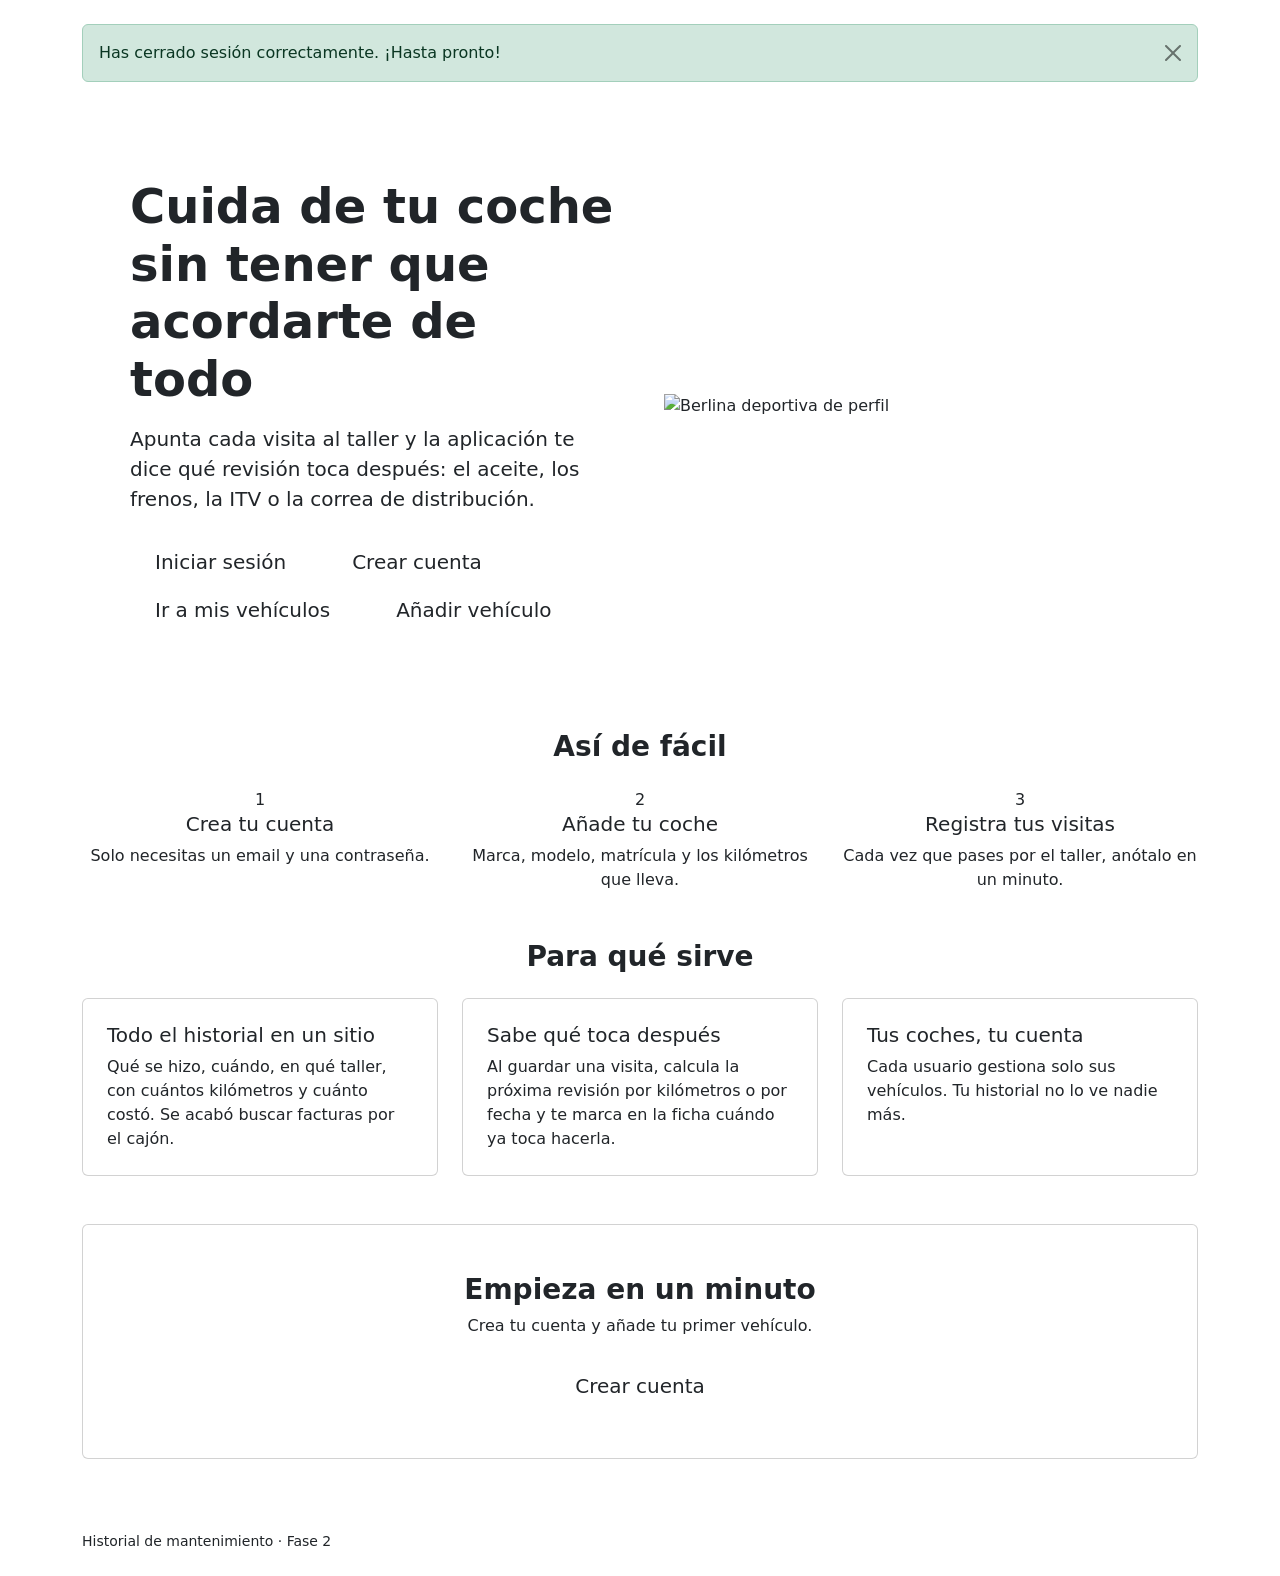
<file: src/main/resources/templates/index.html>
<!DOCTYPE html>
<html lang="es" xmlns:th="http://www.thymeleaf.org">
<head>
    <meta charset="UTF-8">
    <meta name="viewport" content="width=device-width, initial-scale=1">
    <title>Historial de mantenimiento del coche</title>
    <link href="https://cdn.jsdelivr.net/npm/bootstrap@5.3.3/dist/css/bootstrap.min.css" rel="stylesheet">
</head>
<body>

<nav th:replace="~{fragments/header :: header('inicio')}"></nav>

<main th:with="usuario=${usuarioActual != null ? usuarioActual : session.SPRING_SECURITY_CONTEXT?.authentication?.principal}">

    <!-- Aviso tras cerrar sesión (llega con /?logout) -->
    <div class="container pt-4" th:if="${param.logout != null}">
        <div class="alert alert-success alert-dismissible fade show mb-0" role="alert">
            Has cerrado sesión correctamente. ¡Hasta pronto!
            <button type="button" class="btn-close" data-bs-dismiss="alert" aria-label="Cerrar"></button>
        </div>
    </div>

    <!-- Portada -->
    <section class="container py-5">
        <div class="hero-panel p-4 p-md-5">
            <div class="row align-items-center g-4 g-lg-5">

                <div class="col-lg-6">
                    <h1 class="display-5 fw-bold mb-3">Cuida de tu coche sin tener que acordarte de todo</h1>
                    <p class="lead text-suave mb-4">
                        Apunta cada visita al taller y la aplicación te dice qué revisión toca después:
                        el aceite, los frenos, la ITV o la correa de distribución.
                    </p>

                    <!-- Sin sesión: lo primero es entrar o crear cuenta -->
                    <div class="d-flex flex-wrap gap-3" th:if="${usuario == null}">
                        <a class="btn btn-cafe btn-lg px-4 rounded-pill" th:href="@{/login}">Iniciar sesión</a>
                        <a class="btn btn-cafe-borde btn-lg px-4 rounded-pill" th:href="@{/registro}">Crear cuenta</a>
                    </div>

                    <!-- Con sesión -->
                    <div class="d-flex flex-wrap gap-3" th:if="${usuario != null}">
                        <a class="btn btn-cafe btn-lg px-4 rounded-pill" th:href="@{/vehiculos}">Ir a mis vehículos</a>
                        <a class="btn btn-cafe-borde btn-lg px-4 rounded-pill" th:href="@{/vehiculos/nuevo}">Añadir vehículo</a>
                    </div>
                </div>

                <div class="col-lg-6">
                    <!-- Para usar tu propia imagen: guarda un PNG con fondo transparente
                         en static/img/ y cambia solo el nombre del archivo de esta línea -->
                    <img class="img-fluid d-block mx-auto" th:src="@{/img/coche.svg}"
                         alt="Berlina deportiva de perfil">
                </div>

            </div>
        </div>
    </section>

    <!-- Cómo funciona -->
    <section class="container pb-5">
        <h2 class="h3 fw-bold text-center mb-4">Así de fácil</h2>

        <div class="row g-4 text-center">
            <div class="col-md-4">
                <span class="paso-numero mb-3">1</span>
                <h3 class="h5">Crea tu cuenta</h3>
                <p class="text-suave mb-0">Solo necesitas un email y una contraseña.</p>
            </div>
            <div class="col-md-4">
                <span class="paso-numero mb-3">2</span>
                <h3 class="h5">Añade tu coche</h3>
                <p class="text-suave mb-0">Marca, modelo, matrícula y los kilómetros que lleva.</p>
            </div>
            <div class="col-md-4">
                <span class="paso-numero mb-3">3</span>
                <h3 class="h5">Registra tus visitas</h3>
                <p class="text-suave mb-0">Cada vez que pases por el taller, anótalo en un minuto.</p>
            </div>
        </div>
    </section>

    <!-- Para qué sirve -->
    <section class="container pb-5">
        <h2 class="h3 fw-bold text-center mb-4">Para qué sirve</h2>

        <div class="row g-4">
            <div class="col-md-4">
                <div class="card tarjeta-pastel fondo-amarillo h-100">
                    <div class="card-body p-4">
                        <h3 class="h5 card-title">Todo el historial en un sitio</h3>
                        <p class="card-text mb-0">
                            Qué se hizo, cuándo, en qué taller, con cuántos kilómetros y cuánto costó.
                            Se acabó buscar facturas por el cajón.
                        </p>
                    </div>
                </div>
            </div>

            <div class="col-md-4">
                <div class="card tarjeta-pastel fondo-arena h-100">
                    <div class="card-body p-4">
                        <h3 class="h5 card-title">Sabe qué toca después</h3>
                        <p class="card-text mb-0">
                            Al guardar una visita, calcula la próxima revisión por kilómetros o por fecha
                            y te marca en la ficha cuándo ya toca hacerla.
                        </p>
                    </div>
                </div>
            </div>

            <div class="col-md-4">
                <div class="card tarjeta-pastel fondo-tostado h-100">
                    <div class="card-body p-4">
                        <h3 class="h5 card-title">Tus coches, tu cuenta</h3>
                        <p class="card-text mb-0">
                            Cada usuario gestiona solo sus vehículos. Tu historial no lo ve nadie más.
                        </p>
                    </div>
                </div>
            </div>
        </div>
    </section>

    <!-- Cierre (solo si no hay sesión) -->
    <section class="container pb-5" th:if="${usuario == null}">
        <div class="card banda-final">
            <div class="card-body text-center py-5">
                <h2 class="h3 fw-bold mb-2">Empieza en un minuto</h2>
                <p class="text-suave mb-4">Crea tu cuenta y añade tu primer vehículo.</p>
                <a class="btn btn-cafe btn-lg px-4 rounded-pill" th:href="@{/registro}">Crear cuenta</a>
            </div>
        </div>
    </section>

</main>

<footer class="container py-4 text-suave small">
    Historial de mantenimiento &middot; Fase 2
</footer>

<script src="https://cdn.jsdelivr.net/npm/bootstrap@5.3.3/dist/js/bootstrap.bundle.min.js"></script>
</body>
</html>
</file>
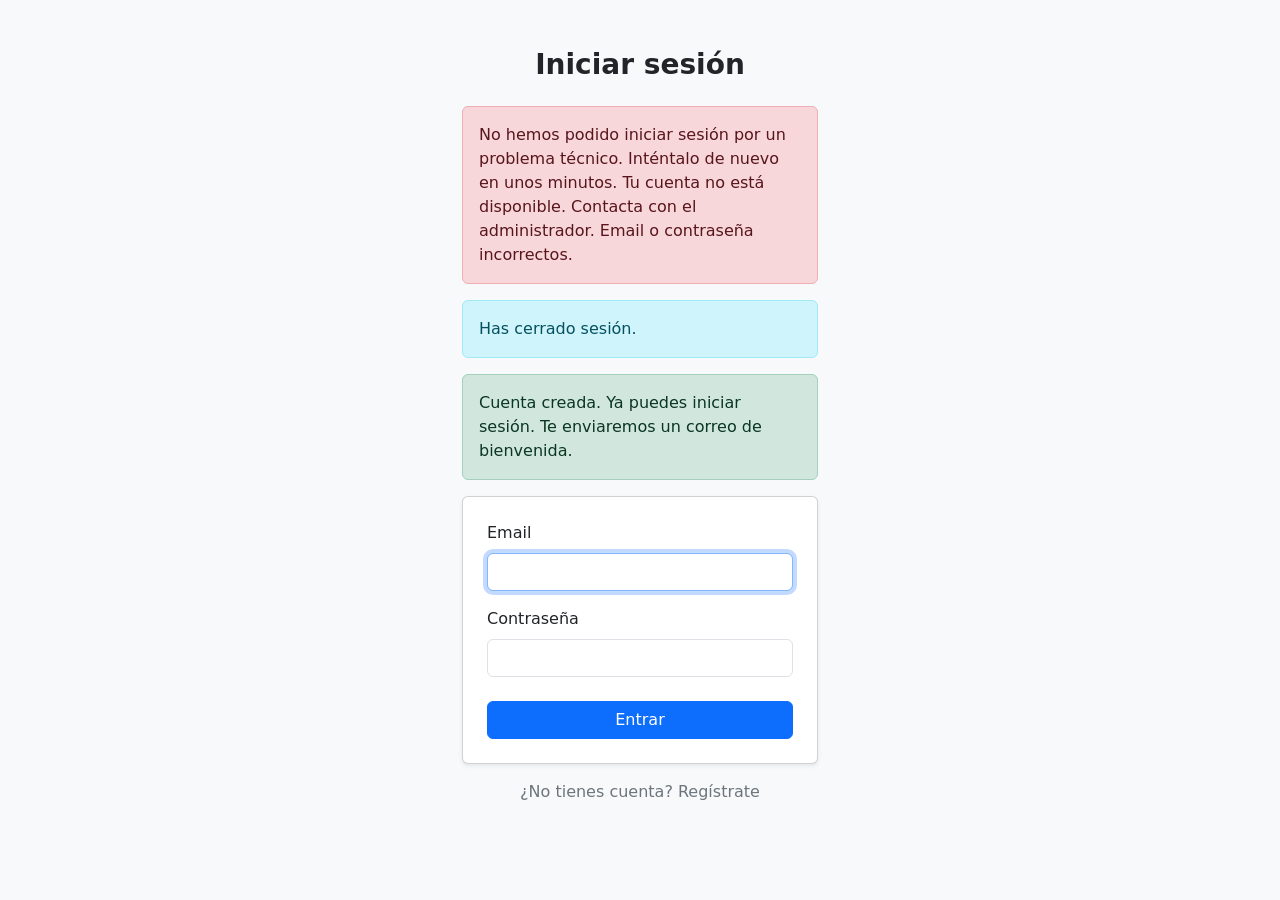
<file: src/main/resources/templates/auth/login.html>
<!DOCTYPE html>
<html lang="es" xmlns:th="http://www.thymeleaf.org">
<head>
    <meta charset="UTF-8">
    <meta name="viewport" content="width=device-width, initial-scale=1">
    <title>Iniciar sesión</title>
    <link href="https://cdn.jsdelivr.net/npm/bootstrap@5.3.3/dist/css/bootstrap.min.css" rel="stylesheet">
</head>
<body class="bg-body-tertiary">

<nav th:replace="~{fragments/header :: header('login')}"></nav>

<main class="container py-5">
    <div class="row justify-content-center">
        <div class="col-md-8 col-lg-5 col-xl-4">

            <h1 class="h3 fw-bold mb-4 text-center">Iniciar sesión</h1>

            <div class="alert alert-danger" role="alert" th:if="${param.error != null}">
                <th:block th:switch="${param.error[0]}">
                    <span th:case="'sistema'">No hemos podido iniciar sesión por un problema técnico. Inténtalo de nuevo en unos minutos.</span>
                    <span th:case="'cuenta'">Tu cuenta no está disponible. Contacta con el administrador.</span>
                    <span th:case="*">Email o contraseña incorrectos.</span>
                </th:block>
            </div>
            <div class="alert alert-info" role="alert" th:if="${param.logout}">
                Has cerrado sesión.
            </div>
            <div class="alert alert-success" role="alert" th:if="${registrado}">
                Cuenta creada. Ya puedes iniciar sesión.
                <span th:if="${correoBienvenida}">Te enviaremos un correo de bienvenida.</span>
            </div>

            <div class="card shadow-sm">
                <div class="card-body p-4">
                    <form th:action="@{/login}" method="post">

                        <div class="mb-3">
                            <label for="username" class="form-label">Email</label>
                            <input type="email" class="form-control" id="username" name="username"
                                   autocomplete="username" required autofocus>
                        </div>

                        <div class="mb-4">
                            <label for="password" class="form-label">Contraseña</label>
                            <input type="password" class="form-control" id="password" name="password"
                                   autocomplete="current-password" required>
                        </div>

                        <button type="submit" class="btn btn-primary w-100">Entrar</button>
                    </form>
                </div>
            </div>

            <p class="text-center text-secondary mt-3">
                ¿No tienes cuenta? <a th:href="@{/registro}">Regístrate</a>
            </p>

        </div>
    </div>
</main>

<script src="https://cdn.jsdelivr.net/npm/bootstrap@5.3.3/dist/js/bootstrap.bundle.min.js"></script>
</body>
</html>
</file>
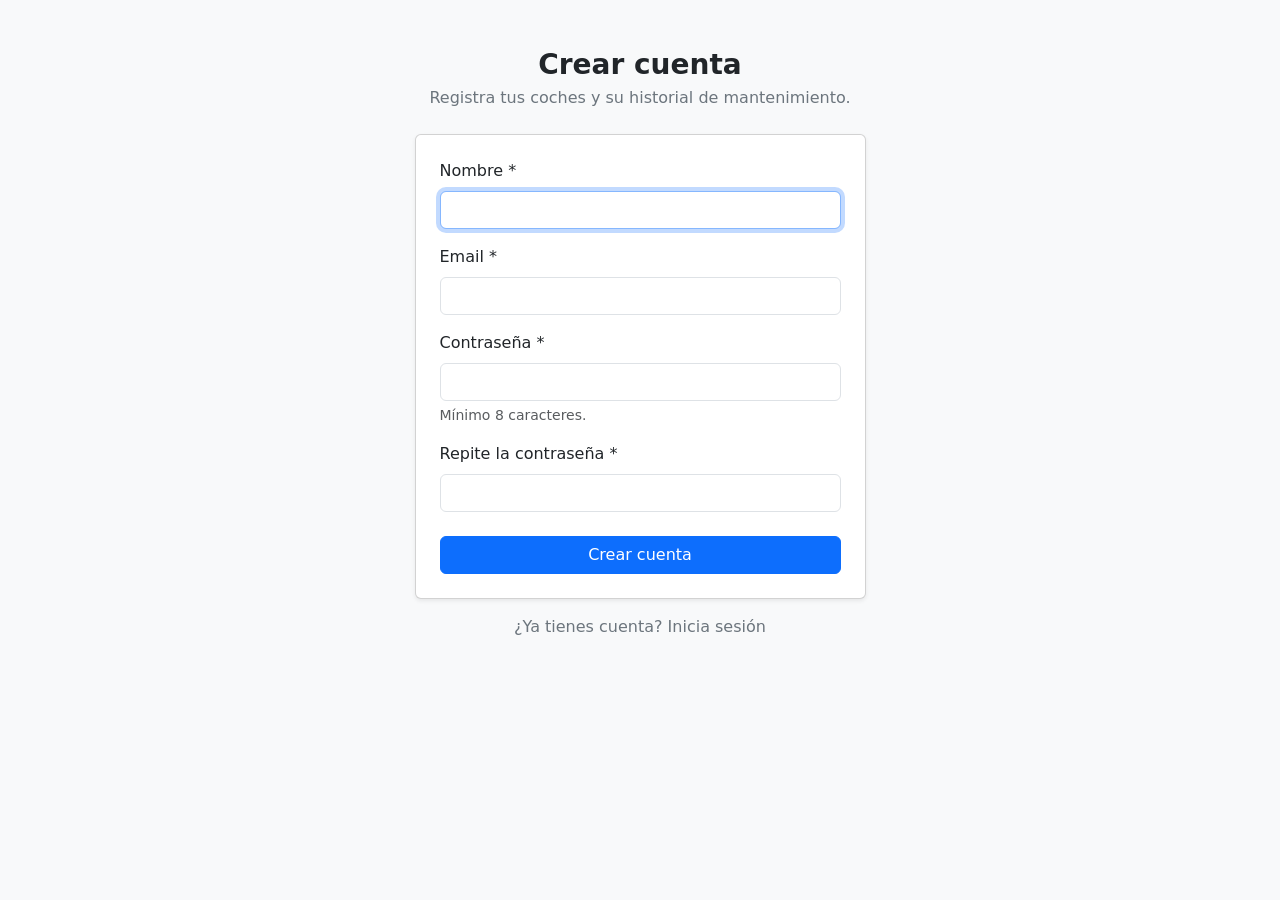
<file: src/main/resources/templates/auth/registro.html>
<!DOCTYPE html>
<html lang="es" xmlns:th="http://www.thymeleaf.org">
<head>
    <meta charset="UTF-8">
    <meta name="viewport" content="width=device-width, initial-scale=1">
    <title>Crear cuenta</title>
    <link href="https://cdn.jsdelivr.net/npm/bootstrap@5.3.3/dist/css/bootstrap.min.css" rel="stylesheet">
</head>
<body class="bg-body-tertiary">

<nav th:replace="~{fragments/header :: header('registro')}"></nav>

<main class="container py-5">
    <div class="row justify-content-center">
        <div class="col-md-8 col-lg-6 col-xl-5">

            <h1 class="h3 fw-bold mb-1 text-center">Crear cuenta</h1>
            <p class="text-secondary text-center mb-4">Registra tus coches y su historial de mantenimiento.</p>

            <div class="card shadow-sm">
                <div class="card-body p-4">
                    <form th:action="@{/registro}" th:object="${registro}" method="post" novalidate>

                        <div class="mb-3">
                            <label for="nombre" class="form-label">Nombre *</label>
                            <input type="text" class="form-control" id="nombre" th:field="*{nombre}"
                                   th:classappend="${#fields.hasErrors('nombre')} ? 'is-invalid'"
                                   autocomplete="name" autofocus>
                            <div class="invalid-feedback" th:if="${#fields.hasErrors('nombre')}"
                                 th:errors="*{nombre}"></div>
                        </div>

                        <div class="mb-3">
                            <label for="email" class="form-label">Email *</label>
                            <input type="email" class="form-control" id="email" th:field="*{email}"
                                   th:classappend="${#fields.hasErrors('email')} ? 'is-invalid'"
                                   autocomplete="email">
                            <div class="invalid-feedback" th:if="${#fields.hasErrors('email')}"
                                 th:errors="*{email}"></div>
                        </div>

                        <div class="mb-3">
                            <label for="password" class="form-label">Contraseña *</label>
                            <input type="password" class="form-control" id="password" th:field="*{password}"
                                   th:classappend="${#fields.hasErrors('password')} ? 'is-invalid'"
                                   autocomplete="new-password">
                            <div class="form-text" th:unless="${#fields.hasErrors('password')}">Mínimo 8 caracteres.</div>
                            <div class="invalid-feedback" th:if="${#fields.hasErrors('password')}"
                                 th:errors="*{password}"></div>
                        </div>

                        <div class="mb-4">
                            <label for="confirmarPassword" class="form-label">Repite la contraseña *</label>
                            <input type="password" class="form-control" id="confirmarPassword" th:field="*{confirmarPassword}"
                                   th:classappend="${#fields.hasErrors('confirmarPassword')} ? 'is-invalid'"
                                   autocomplete="new-password">
                            <div class="invalid-feedback" th:if="${#fields.hasErrors('confirmarPassword')}"
                                 th:errors="*{confirmarPassword}"></div>
                        </div>

                        <button type="submit" class="btn btn-primary w-100">Crear cuenta</button>
                    </form>
                </div>
            </div>

            <p class="text-center text-secondary mt-3">
                ¿Ya tienes cuenta? <a th:href="@{/login}">Inicia sesión</a>
            </p>

        </div>
    </div>
</main>

<script src="https://cdn.jsdelivr.net/npm/bootstrap@5.3.3/dist/js/bootstrap.bundle.min.js"></script>
</body>
</html>
</file>
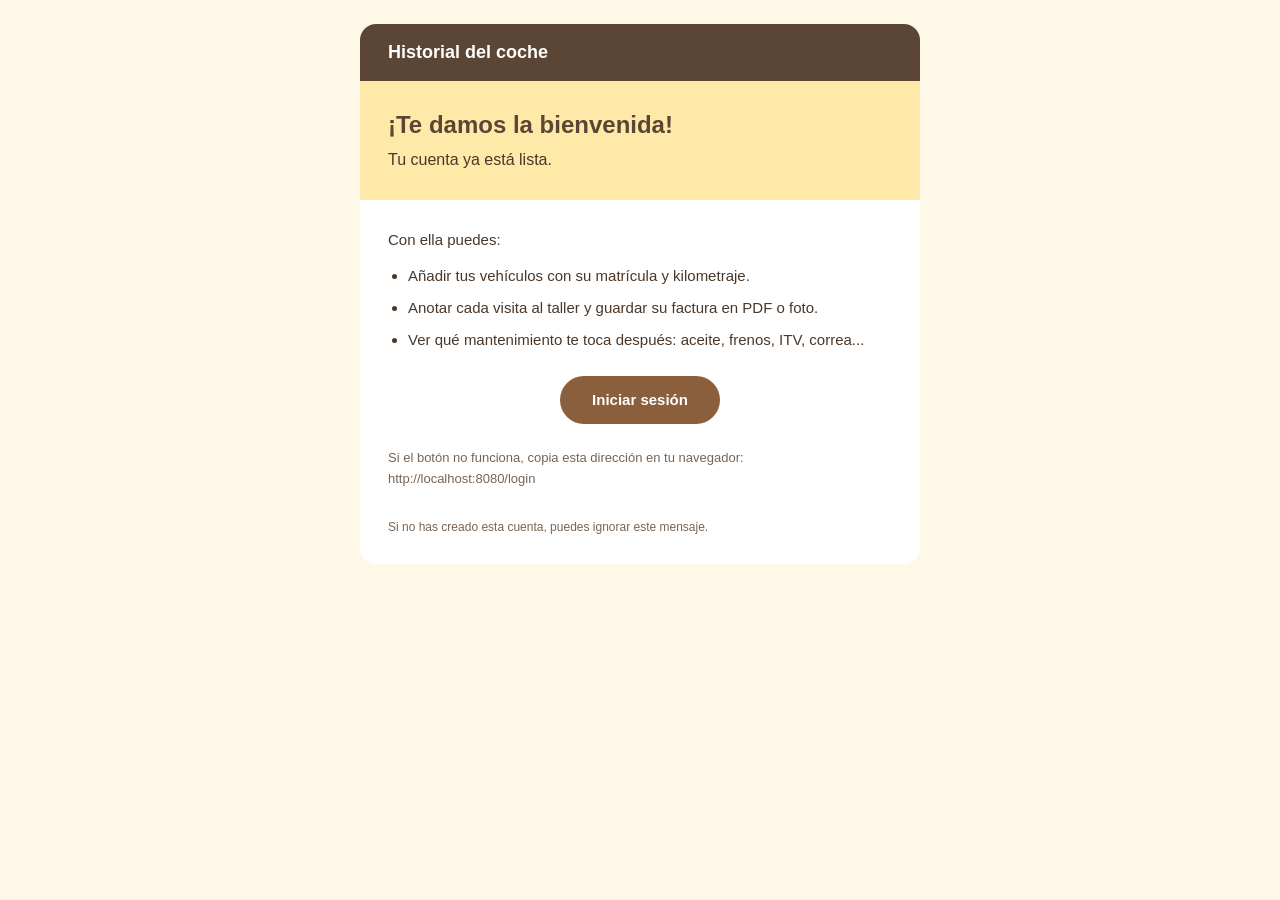
<file: src/main/resources/templates/email/bienvenida.html>
<!DOCTYPE html>
<html lang="es" xmlns:th="http://www.thymeleaf.org">
<head>
    <meta charset="UTF-8">
    <meta name="viewport" content="width=device-width, initial-scale=1">
    <title>Te damos la bienvenida a Historial del coche</title>
</head>
<!--/*
    Correo de bienvenida. Lo procesa EmailService (no es una página de la web).
    Variables: nombre, urlLogin.
    Los estilos van en línea (style="...") porque la mayoría de clientes de correo ignoran las hojas de estilo.
*/-->
<body style="margin:0;padding:0;background-color:#fff8e7;font-family:Arial,Helvetica,sans-serif;color:#4a3728;">

<!--/* Texto de vista previa que algunos clientes muestran junto al asunto */-->
<div style="display:none;max-height:0;overflow:hidden;opacity:0;">
    Tu cuenta ya está lista. Estos son los primeros pasos.
</div>

<table role="presentation" width="100%" cellpadding="0" cellspacing="0" style="background-color:#fff8e7;padding:24px 12px;">
    <tr>
        <td align="center">
            <table role="presentation" width="100%" cellpadding="0" cellspacing="0"
                   style="max-width:560px;background-color:#ffffff;border-radius:16px;overflow:hidden;">

                <tr>
                    <td style="background-color:#5b4636;padding:18px 28px;color:#ffffff;font-size:18px;font-weight:bold;">
                        Historial del coche
                    </td>
                </tr>

                <tr>
                    <td style="background-color:#ffe9a8;padding:28px;">
                        <h1 style="margin:0 0 8px 0;font-size:24px;line-height:1.3;color:#5b4636;"
                            th:text="'¡Te damos la bienvenida, ' + ${nombre} + '!'">¡Te damos la bienvenida!</h1>
                        <p style="margin:0;font-size:16px;line-height:1.5;color:#4a3728;">
                            Tu cuenta ya está lista.
                        </p>
                    </td>
                </tr>

                <tr>
                    <td style="padding:28px;font-size:15px;line-height:1.6;">
                        <p style="margin:0 0 12px 0;">Con ella puedes:</p>
                        <ul style="margin:0 0 24px 0;padding-left:20px;">
                            <li style="margin-bottom:8px;">Añadir tus vehículos con su matrícula y kilometraje.</li>
                            <li style="margin-bottom:8px;">Anotar cada visita al taller y guardar su factura en PDF o foto.</li>
                            <li>Ver qué mantenimiento te toca después: aceite, frenos, ITV, correa...</li>
                        </ul>

                        <p style="margin:0 0 24px 0;text-align:center;">
                            <a th:href="${urlLogin}" href="#"
                               style="display:inline-block;background-color:#8b5e3c;color:#ffffff;text-decoration:none;font-weight:bold;padding:12px 32px;border-radius:999px;">
                                Iniciar sesión
                            </a>
                        </p>

                        <p style="margin:0;font-size:13px;color:#7a6350;">
                            Si el botón no funciona, copia esta dirección en tu navegador:<br>
                            <span th:text="${urlLogin}">http://localhost:8080/login</span>
                        </p>
                    </td>
                </tr>

                <tr>
                    <td style="padding:0 28px 28px 28px;font-size:12px;line-height:1.5;color:#7a6350;">
                        Si no has creado esta cuenta, puedes ignorar este mensaje.
                    </td>
                </tr>

            </table>
        </td>
    </tr>
</table>

</body>
</html>
</file>
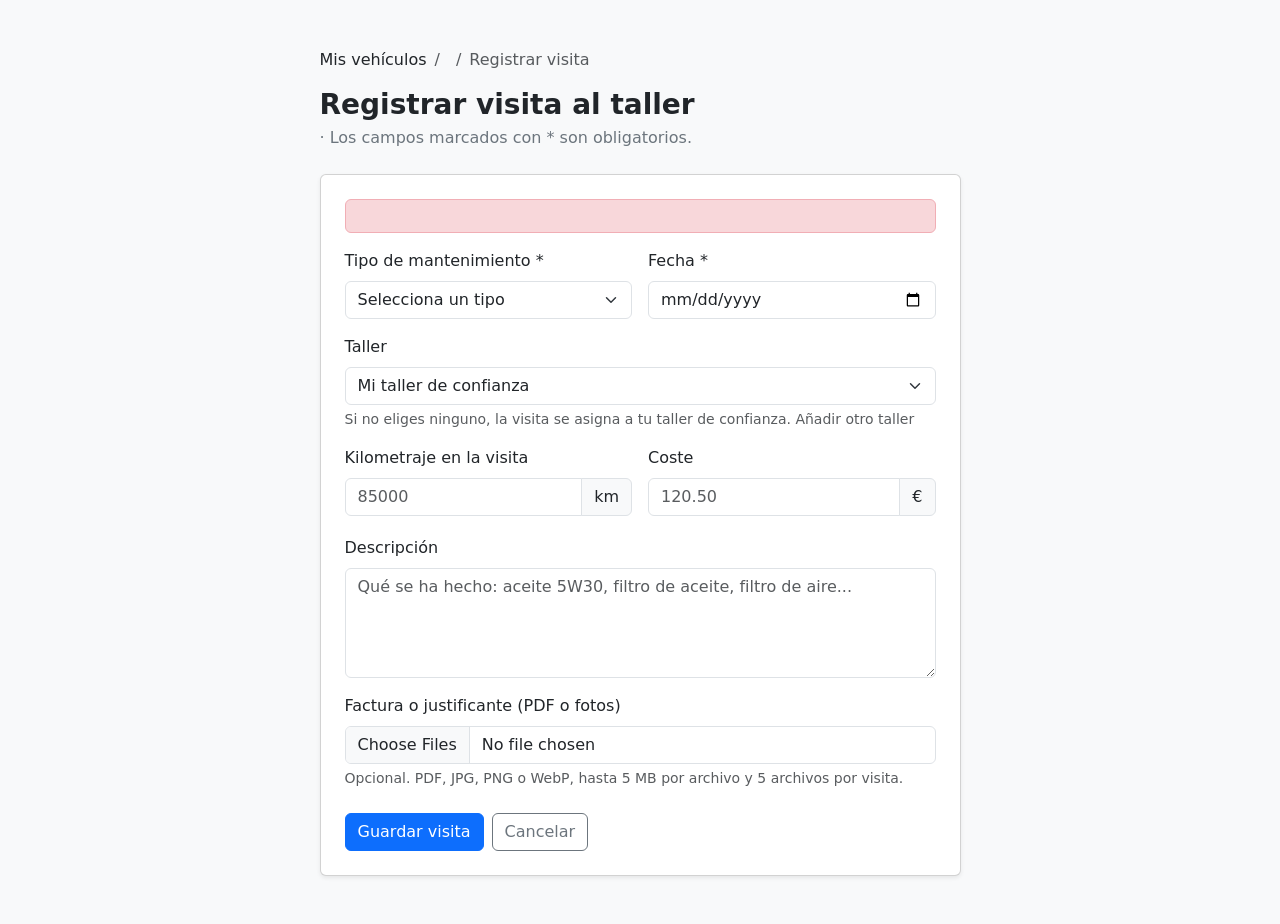
<file: src/main/resources/templates/intervenciones/formulario.html>
<!DOCTYPE html>
<html lang="es" xmlns:th="http://www.thymeleaf.org">
<head>
    <meta charset="UTF-8">
    <meta name="viewport" content="width=device-width, initial-scale=1">
    <title>Registrar visita al taller</title>
    <link href="https://cdn.jsdelivr.net/npm/bootstrap@5.3.3/dist/css/bootstrap.min.css" rel="stylesheet">
</head>
<body class="bg-body-tertiary">

<nav th:replace="~{fragments/header :: header('vehiculos')}"></nav>

<main class="container py-5">
    <div class="row justify-content-center">
        <div class="col-lg-8 col-xl-7">

            <nav aria-label="breadcrumb">
                <ol class="breadcrumb">
                    <li class="breadcrumb-item"><a th:href="@{/vehiculos}">Mis vehículos</a></li>
                    <li class="breadcrumb-item">
                        <a th:href="@{/vehiculos/{id}(id=${vehiculo.id})}" th:text="${vehiculo.matricula}"></a>
                    </li>
                    <li class="breadcrumb-item active" aria-current="page">Registrar visita</li>
                </ol>
            </nav>

            <h1 class="h3 fw-bold mb-1">Registrar visita al taller</h1>
            <p class="text-secondary mb-4">
                <span th:text="${vehiculo.marca} + ' ' + ${vehiculo.modelo} + ' (' + ${vehiculo.matricula} + ')'"></span>
                · Los campos marcados con * son obligatorios.
            </p>

            <div class="card shadow-sm">
                <div class="card-body p-4">

                    <form th:action="@{/vehiculos/{id}/intervenciones(id=${vehiculo.id})}"
                          th:object="${intervencionForm}" method="post" enctype="multipart/form-data" novalidate>

                        <!-- Errores generales, por ejemplo de los archivos adjuntos -->
                        <div class="alert alert-danger" role="alert" th:if="${#fields.hasGlobalErrors()}">
                            <div th:each="err : ${#fields.globalErrors()}" th:text="${err}"></div>
                        </div>

                        <div class="row g-3">

                            <div class="col-md-6">
                                <label for="tipo" class="form-label">Tipo de mantenimiento *</label>
                                <select class="form-select" id="tipo" th:field="*{tipo}"
                                        th:classappend="${#fields.hasErrors('tipo')} ? 'is-invalid'">
                                    <option value="">Selecciona un tipo</option>
                                    <option th:each="t : ${tipos}" th:value="${t}"
                                            th:text="${#strings.capitalize(#strings.toLowerCase(#strings.replace(t, '_', ' ')))}"></option>
                                </select>
                                <div class="invalid-feedback" th:if="${#fields.hasErrors('tipo')}"
                                     th:errors="*{tipo}"></div>
                            </div>

                            <div class="col-md-6">
                                <label for="fecha" class="form-label">Fecha *</label>
                                <input type="date" class="form-control" id="fecha" th:field="*{fecha}"
                                       th:max="${#temporals.format(#temporals.createToday(), 'yyyy-MM-dd')}"
                                       th:classappend="${#fields.hasErrors('fecha')} ? 'is-invalid'">
                                <div class="invalid-feedback" th:if="${#fields.hasErrors('fecha')}"
                                     th:errors="*{fecha}"></div>
                            </div>

                            <div class="col-12">
                                <label for="tallerId" class="form-label">Taller</label>
                                <select class="form-select" id="tallerId" th:field="*{tallerId}">
                                    <!-- Sin elegir taller se usa el de confianza (variable de sesión) -->
                                    <option value=""
                                            th:text="${session.tallerConfianzaNombre != null} ? 'Mi taller de confianza (' + ${session.tallerConfianzaNombre} + ')' : 'Mi taller de confianza'">
                                        Mi taller de confianza
                                    </option>
                                    <option th:each="t : ${talleres}" th:value="${t.id}"
                                            th:text="${t.confianza} ? ${t.nombre} + ' ★' : ${t.nombre}"></option>
                                </select>
                                <div class="form-text">
                                    Si no eliges ninguno, la visita se asigna a tu taller de confianza.
                                    <a th:href="@{/talleres/nuevo}">Añadir otro taller</a>
                                </div>
                            </div>

                            <div class="col-md-6">
                                <label for="kilometraje" class="form-label">Kilometraje en la visita</label>
                                <div class="input-group has-validation">
                                    <input type="number" min="0" class="form-control" id="kilometraje"
                                           th:field="*{kilometraje}"
                                           th:classappend="${#fields.hasErrors('kilometraje')} ? 'is-invalid'"
                                           placeholder="85000">
                                    <span class="input-group-text">km</span>
                                    <div class="invalid-feedback" th:if="${#fields.hasErrors('kilometraje')}"
                                         th:errors="*{kilometraje}"></div>
                                </div>
                                <div class="form-text" th:if="${vehiculo.kilometrajeActual != null}"
                                     th:text="'Ahora mismo: ' + ${#numbers.formatInteger(vehiculo.kilometrajeActual, 1, 'POINT')} + ' km'"></div>
                            </div>

                            <div class="col-md-6">
                                <label for="coste" class="form-label">Coste</label>
                                <div class="input-group has-validation">
                                    <input type="number" min="0" step="0.01" class="form-control" id="coste"
                                           th:field="*{coste}"
                                           th:classappend="${#fields.hasErrors('coste')} ? 'is-invalid'"
                                           placeholder="120.50">
                                    <span class="input-group-text">€</span>
                                    <div class="invalid-feedback" th:if="${#fields.hasErrors('coste')}"
                                         th:errors="*{coste}"></div>
                                </div>
                            </div>

                            <div class="col-12">
                                <label for="descripcion" class="form-label">Descripción</label>
                                <textarea class="form-control" id="descripcion" rows="4" maxlength="1000"
                                          th:field="*{descripcion}"
                                          th:classappend="${#fields.hasErrors('descripcion')} ? 'is-invalid'"
                                          placeholder="Qué se ha hecho: aceite 5W30, filtro de aceite, filtro de aire..."></textarea>
                                <div class="invalid-feedback" th:if="${#fields.hasErrors('descripcion')}"
                                     th:errors="*{descripcion}"></div>
                            </div>

                            <div class="col-12">
                                <label for="archivos" class="form-label">Factura o justificante (PDF o fotos)</label>
                                <input type="file" class="form-control" id="archivos" name="archivos" multiple
                                       accept="application/pdf,image/jpeg,image/png,image/webp"
                                       data-max-mb="5" data-max-archivos="5">
                                <div class="form-text">
                                    Opcional. PDF, JPG, PNG o WebP, hasta 5 MB por archivo y 5 archivos por visita.
                                </div>
                            </div>

                        </div>

                        <div class="d-flex gap-2 mt-4">
                            <button type="submit" class="btn btn-primary">Guardar visita</button>
                            <a class="btn btn-outline-secondary"
                               th:href="@{/vehiculos/{id}(id=${vehiculo.id})}">Cancelar</a>
                        </div>

                    </form>
                </div>
            </div>

        </div>
    </div>
</main>

<script src="https://cdn.jsdelivr.net/npm/bootstrap@5.3.3/dist/js/bootstrap.bundle.min.js"></script>
</body>
</html>
</file>
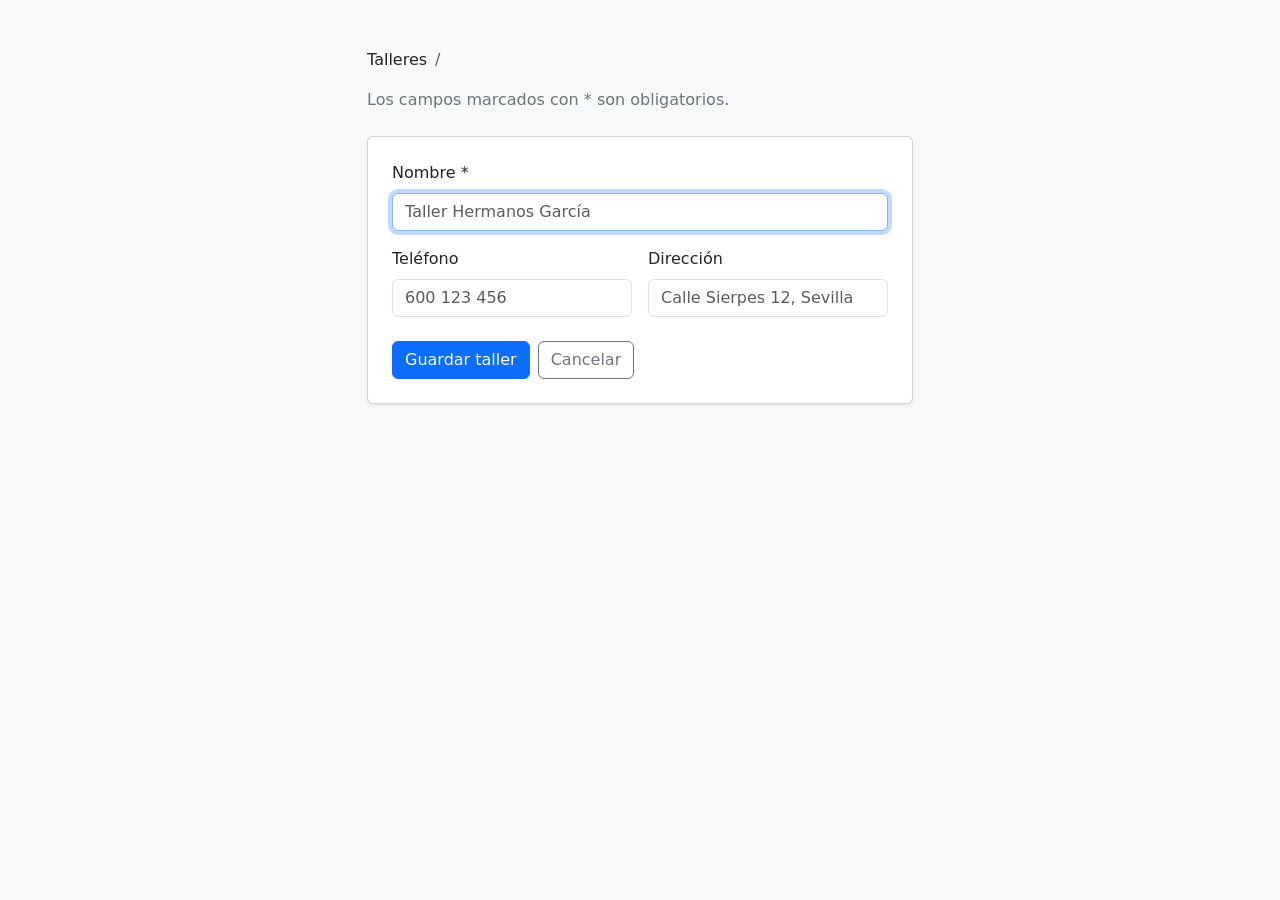
<file: src/main/resources/templates/talleres/formulario.html>
<!DOCTYPE html>
<html lang="es" xmlns:th="http://www.thymeleaf.org">
<head>
    <meta charset="UTF-8">
    <meta name="viewport" content="width=device-width, initial-scale=1">
    <title th:text="${taller.id == null} ? 'Añadir taller' : 'Editar taller'">Taller</title>
    <link href="https://cdn.jsdelivr.net/npm/bootstrap@5.3.3/dist/css/bootstrap.min.css" rel="stylesheet">
</head>
<body class="bg-body-tertiary">

<nav th:replace="~{fragments/header :: header('talleres')}"></nav>

<main class="container py-5">
    <div class="row justify-content-center">
        <div class="col-lg-7 col-xl-6">

            <nav aria-label="breadcrumb">
                <ol class="breadcrumb">
                    <li class="breadcrumb-item"><a th:href="@{/talleres}">Talleres</a></li>
                    <li class="breadcrumb-item active" aria-current="page"
                        th:text="${taller.id == null} ? 'Nuevo' : 'Editar'"></li>
                </ol>
            </nav>

            <h1 class="h3 fw-bold mb-1" th:text="${taller.id == null} ? 'Añadir taller' : 'Editar taller'"></h1>
            <p class="text-secondary mb-4">Los campos marcados con * son obligatorios.</p>

            <div class="card shadow-sm">
                <div class="card-body p-4">

                    <form th:action="@{/talleres}" th:object="${taller}" method="post" novalidate>

                        <!-- Con id se actualiza el taller; sin id se crea uno nuevo -->
                        <input type="hidden" th:field="*{id}">

                        <div class="row g-3">

                            <div class="col-12">
                                <label for="nombre" class="form-label">Nombre *</label>
                                <input type="text" class="form-control" id="nombre" th:field="*{nombre}"
                                       th:classappend="${#fields.hasErrors('nombre')} ? 'is-invalid'"
                                       placeholder="Taller Hermanos García" autofocus>
                                <div class="invalid-feedback" th:if="${#fields.hasErrors('nombre')}"
                                     th:errors="*{nombre}"></div>
                            </div>

                            <div class="col-md-6">
                                <label for="telefono" class="form-label">Teléfono</label>
                                <input type="tel" class="form-control" id="telefono" th:field="*{telefono}"
                                       th:classappend="${#fields.hasErrors('telefono')} ? 'is-invalid'"
                                       placeholder="600 123 456">
                                <div class="invalid-feedback" th:if="${#fields.hasErrors('telefono')}"
                                     th:errors="*{telefono}"></div>
                            </div>

                            <div class="col-md-6">
                                <label for="direccion" class="form-label">Dirección</label>
                                <input type="text" class="form-control" id="direccion" th:field="*{direccion}"
                                       th:classappend="${#fields.hasErrors('direccion')} ? 'is-invalid'"
                                       placeholder="Calle Sierpes 12, Sevilla">
                                <div class="invalid-feedback" th:if="${#fields.hasErrors('direccion')}"
                                     th:errors="*{direccion}"></div>
                            </div>

                        </div>

                        <div class="d-flex gap-2 mt-4">
                            <button type="submit" class="btn btn-primary">Guardar taller</button>
                            <a class="btn btn-outline-secondary" th:href="@{/talleres}">Cancelar</a>
                        </div>

                    </form>
                </div>
            </div>

        </div>
    </div>
</main>

<script src="https://cdn.jsdelivr.net/npm/bootstrap@5.3.3/dist/js/bootstrap.bundle.min.js"></script>
</body>
</html>
</file>
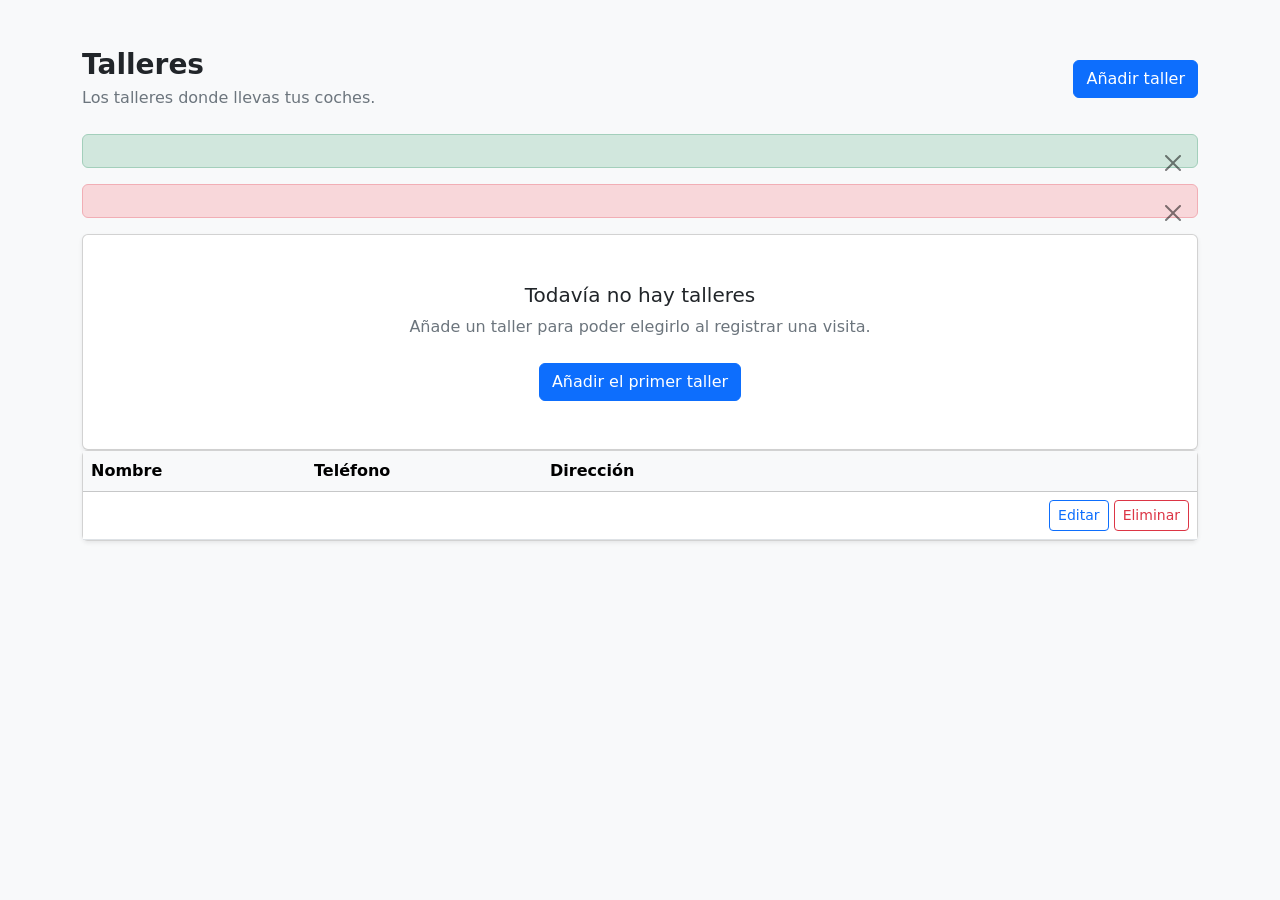
<file: src/main/resources/templates/talleres/lista.html>
<!DOCTYPE html>
<html lang="es" xmlns:th="http://www.thymeleaf.org">
<head>
    <meta charset="UTF-8">
    <meta name="viewport" content="width=device-width, initial-scale=1">
    <title>Talleres</title>
    <link href="https://cdn.jsdelivr.net/npm/bootstrap@5.3.3/dist/css/bootstrap.min.css" rel="stylesheet">
</head>
<body class="bg-body-tertiary">

<nav th:replace="~{fragments/header :: header('talleres')}"></nav>

<main class="container py-5">

    <div class="d-flex flex-wrap justify-content-between align-items-center gap-2 mb-4">
        <div>
            <h1 class="h3 fw-bold mb-1">Talleres</h1>
            <p class="text-secondary mb-0">Los talleres donde llevas tus coches.</p>
        </div>
        <a class="btn btn-primary" th:href="@{/talleres/nuevo}">Añadir taller</a>
    </div>

    <!-- Mensajes tras guardar o eliminar -->
    <div class="alert alert-success alert-dismissible fade show" role="alert" th:if="${mensaje}">
        <span th:text="${mensaje}"></span>
        <button type="button" class="btn-close" data-bs-dismiss="alert" aria-label="Cerrar"></button>
    </div>
    <div class="alert alert-danger alert-dismissible fade show" role="alert" th:if="${error}">
        <span th:text="${error}"></span>
        <button type="button" class="btn-close" data-bs-dismiss="alert" aria-label="Cerrar"></button>
    </div>

    <!-- Sin talleres -->
    <div class="card shadow-sm" th:if="${#lists.isEmpty(talleres)}">
        <div class="card-body text-center py-5">
            <h2 class="h5">Todavía no hay talleres</h2>
            <p class="text-secondary mb-4">
                Añade un taller para poder elegirlo al registrar una visita.
            </p>
            <a class="btn btn-primary" th:href="@{/talleres/nuevo}">Añadir el primer taller</a>
        </div>
    </div>

    <!-- Listado -->
    <div class="card shadow-sm" th:unless="${#lists.isEmpty(talleres)}">
        <div class="table-responsive">
            <table class="table table-hover align-middle mb-0">
                <thead class="table-light">
                <tr>
                    <th scope="col">Nombre</th>
                    <th scope="col">Teléfono</th>
                    <th scope="col">Dirección</th>
                    <th scope="col"><span class="visually-hidden">Acciones</span></th>
                </tr>
                </thead>
                <tbody>
                <tr th:each="t : ${talleres}">
                    <td class="fw-semibold" th:text="${t.nombre}"></td>
                    <td th:text="${t.telefono != null and !#strings.isEmpty(t.telefono)} ? ${t.telefono} : '—'"></td>
                    <td th:text="${t.direccion != null and !#strings.isEmpty(t.direccion)} ? ${t.direccion} : '—'"></td>
                    <td class="text-end text-nowrap">
                        <a class="btn btn-sm btn-outline-primary"
                           th:href="@{/talleres/{id}/editar(id=${t.id})}">Editar</a>
                        <form class="d-inline" method="post"
                              th:action="@{/talleres/{id}/eliminar(id=${t.id})}"
                              onsubmit="return confirm('¿Seguro que quieres eliminar este taller?');">
                            <button type="submit" class="btn btn-sm btn-outline-danger">Eliminar</button>
                        </form>
                    </td>
                </tr>
                </tbody>
            </table>
        </div>
    </div>

</main>

<script src="https://cdn.jsdelivr.net/npm/bootstrap@5.3.3/dist/js/bootstrap.bundle.min.js"></script>
</body>
</html>
</file>
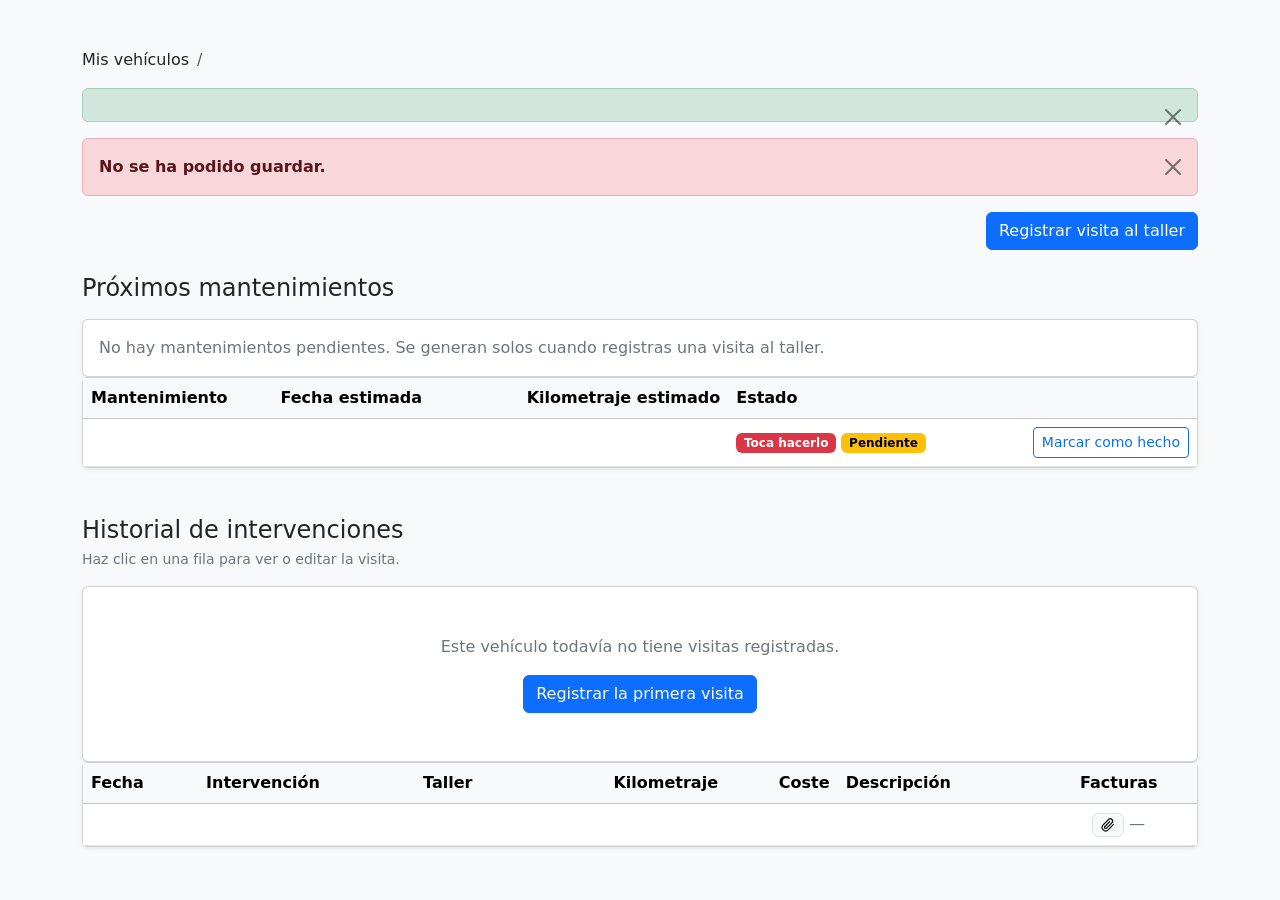
<file: src/main/resources/templates/vehiculos/ficha.html>
<!DOCTYPE html>
<html lang="es" xmlns:th="http://www.thymeleaf.org">
<head>
    <meta charset="UTF-8">
    <meta name="viewport" content="width=device-width, initial-scale=1">
    <title th:text="${vehiculo.marca} + ' ' + ${vehiculo.modelo}">Ficha del vehículo</title>
    <link href="https://cdn.jsdelivr.net/npm/bootstrap@5.3.3/dist/css/bootstrap.min.css" rel="stylesheet">
    <style>
        .fila-clic { cursor: pointer; }
        .fila-clic:focus-visible { outline: 2px solid var(--bs-primary); outline-offset: -2px; }
        /* En modo "ver" (fieldset deshabilitado) no se muestra el botón de eliminar archivo */
        fieldset:disabled .btn-eliminar-adjunto { display: none; }
    </style>
</head>
<body class="bg-body-tertiary">

<nav th:replace="~{fragments/header :: header('vehiculos')}"></nav>

<main class="container py-5">

    <nav aria-label="breadcrumb">
        <ol class="breadcrumb">
            <li class="breadcrumb-item"><a th:href="@{/vehiculos}">Mis vehículos</a></li>
            <li class="breadcrumb-item active" aria-current="page" th:text="${vehiculo.matricula}"></li>
        </ol>
    </nav>

    <!-- Avisos tras guardar -->
    <div class="alert alert-success alert-dismissible fade show" role="alert" th:if="${mensaje}">
        <span th:text="${mensaje}"></span>
        <button type="button" class="btn-close" data-bs-dismiss="alert" aria-label="Cerrar"></button>
    </div>
    <div class="alert alert-danger alert-dismissible fade show" role="alert" th:if="${errorFormulario}">
        <strong>No se ha podido guardar.</strong> <span th:text="${errorFormulario}"></span>
        <button type="button" class="btn-close" data-bs-dismiss="alert" aria-label="Cerrar"></button>
    </div>

    <!-- Datos del vehículo -->
    <section class="d-flex flex-wrap justify-content-between align-items-start gap-3 mb-4">
        <div>
            <h1 class="h2 fw-bold mb-2">
                <span th:text="${vehiculo.marca} + ' ' + ${vehiculo.modelo}"></span>
                <span class="badge text-bg-secondary fs-6 align-middle ms-2" th:text="${vehiculo.matricula}"></span>
            </h1>
            <p class="text-secondary mb-0">
                <span th:text="${vehiculo.kilometrajeActual != null} ? ${#numbers.formatInteger(vehiculo.kilometrajeActual, 1, 'POINT')} + ' km' : 'Kilometraje sin indicar'"></span>
                <span th:if="${vehiculo.fechaCompra != null}"
                      th:text="'· Comprado el ' + ${#temporals.format(vehiculo.fechaCompra, 'dd/MM/yyyy')}"></span>
            </p>
        </div>
        <a class="btn btn-primary"
           th:href="@{/vehiculos/{id}/intervenciones/nueva(id=${vehiculo.id})}">Registrar visita al taller</a>
    </section>

    <!-- Próximos mantenimientos -->
    <section class="mb-5">
        <h2 class="h4 mb-3">Próximos mantenimientos</h2>

        <div class="card shadow-sm" th:if="${#lists.isEmpty(pendientes)}">
            <div class="card-body text-secondary">
                No hay mantenimientos pendientes. Se generan solos cuando registras una visita al taller.
            </div>
        </div>

        <div class="card shadow-sm" th:unless="${#lists.isEmpty(pendientes)}">
            <div class="table-responsive">
                <table class="table align-middle mb-0">
                    <thead class="table-light">
                    <tr>
                        <th scope="col">Mantenimiento</th>
                        <th scope="col">Fecha estimada</th>
                        <th scope="col" class="text-end">Kilometraje estimado</th>
                        <th scope="col">Estado</th>
                        <th scope="col"><span class="visually-hidden">Acciones</span></th>
                    </tr>
                    </thead>
                    <tbody>
                    <tr th:each="p : ${pendientes}"
                        th:with="vencido=${(p.fechaEstimada != null and p.fechaEstimada.isBefore(#temporals.createToday())) or (p.kilometrajeEstimado != null and vehiculo.kilometrajeActual != null and vehiculo.kilometrajeActual >= p.kilometrajeEstimado)},
                                 nombreTipo=${#strings.capitalize(#strings.toLowerCase(#strings.replace(p.tipo, '_', ' ')))}">
                        <td class="fw-semibold" th:text="${nombreTipo}"></td>
                        <td th:text="${p.fechaEstimada != null} ? ${#temporals.format(p.fechaEstimada, 'dd/MM/yyyy')} : '—'"></td>
                        <td class="text-end"
                            th:text="${p.kilometrajeEstimado != null} ? ${#numbers.formatInteger(p.kilometrajeEstimado, 1, 'POINT')} + ' km' : '—'"></td>
                        <td>
                            <span class="badge text-bg-danger" th:if="${vencido}">Toca hacerlo</span>
                            <span class="badge text-bg-warning" th:unless="${vencido}">Pendiente</span>
                        </td>
                        <td class="text-end text-nowrap">
                            <button type="button" class="btn btn-sm btn-outline-primary"
                                    data-bs-toggle="modal" data-bs-target="#modalCompletar"
                                    th:data-id="${p.id}"
                                    th:data-tipo="${nombreTipo}"
                                    th:data-fecha="${p.fechaEstimada}"
                                    th:data-km="${p.kilometrajeEstimado}">
                                Marcar como hecho
                            </button>
                        </td>
                    </tr>
                    </tbody>
                </table>
            </div>
        </div>
    </section>

    <!-- Historial -->
    <section>
        <h2 class="h4 mb-1">Historial de intervenciones</h2>
        <p class="text-secondary small mb-3" th:unless="${#lists.isEmpty(historial)}">
            Haz clic en una fila para ver o editar la visita.
        </p>

        <div class="card shadow-sm" th:if="${#lists.isEmpty(historial)}">
            <div class="card-body text-center py-5">
                <p class="text-secondary mb-3">Este vehículo todavía no tiene visitas registradas.</p>
                <a class="btn btn-primary"
                   th:href="@{/vehiculos/{id}/intervenciones/nueva(id=${vehiculo.id})}">Registrar la primera visita</a>
            </div>
        </div>

        <div class="card shadow-sm" th:unless="${#lists.isEmpty(historial)}">
            <div class="table-responsive">
                <table class="table table-hover align-middle mb-0">
                    <thead class="table-light">
                    <tr>
                        <th scope="col">Fecha</th>
                        <th scope="col">Intervención</th>
                        <th scope="col">Taller</th>
                        <th scope="col" class="text-end">Kilometraje</th>
                        <th scope="col" class="text-end">Coste</th>
                        <th scope="col">Descripción</th>
                        <th scope="col" class="text-center">Facturas</th>
                    </tr>
                    </thead>
                    <tbody>
                    <tr th:each="i : ${historial}" class="fila-clic" role="button" tabindex="0"
                        data-intervencion="true"
                        th:with="adj=${adjuntosPorIntervencion?.get(i.id)}"
                        th:data-id="${i.id}"
                        th:data-tipo="${i.tipo}"
                        th:data-fecha="${i.fecha}"
                        th:data-taller="${i.taller != null} ? ${i.taller.id} : ''"
                        th:data-km="${i.kilometrajeEnIntervencion}"
                        th:data-coste="${i.coste}"
                        th:data-descripcion="${i.descripcion}">
                        <td class="text-nowrap" th:text="${#temporals.format(i.fecha, 'dd/MM/yyyy')}"></td>
                        <td class="fw-semibold"
                            th:text="${#strings.capitalize(#strings.toLowerCase(#strings.replace(i.tipo, '_', ' ')))}"></td>
                        <td th:text="${i.taller != null} ? ${i.taller.nombre} : '—'"></td>
                        <td class="text-end text-nowrap"
                            th:text="${i.kilometrajeEnIntervencion != null} ? ${#numbers.formatInteger(i.kilometrajeEnIntervencion, 1, 'POINT')} + ' km' : '—'"></td>
                        <td class="text-end text-nowrap"
                            th:text="${i.coste != null} ? ${#numbers.formatDecimal(i.coste, 1, 'POINT', 2, 'COMMA')} + ' €' : '—'"></td>
                        <td th:text="${i.descripcion != null and !#strings.isEmpty(i.descripcion)} ? ${i.descripcion} : '—'"></td>
                        <td class="text-center text-nowrap">
                            <span class="badge text-bg-light border" th:if="${adj != null}"
                                  title="Facturas adjuntas">
                                <svg xmlns="http://www.w3.org/2000/svg" width="14" height="14" viewBox="0 0 24 24" fill="none" stroke="currentColor" stroke-width="2" stroke-linecap="round" stroke-linejoin="round" aria-hidden="true"><path d="M21.44 11.05l-9.19 9.19a6 6 0 0 1-8.49-8.49l9.19-9.19a4 4 0 0 1 5.66 5.66l-9.2 9.19a2 2 0 0 1-2.83-2.83l8.49-8.48"/></svg>
                                <span th:text="${#lists.size(adj)}"></span>
                            </span>
                            <span class="text-secondary" th:if="${adj == null}">—</span>
                        </td>
                    </tr>
                    </tbody>
                </table>
            </div>
        </div>

        <!-- Archivos de cada visita: al abrir una fila, el modal copia aquí su lista -->
        <div class="d-none" th:each="i : ${historial}" th:id="'adjuntos-fila-' + ${i.id}">
            <ul class="list-group" th:if="${adjuntosPorIntervencion?.get(i.id) != null}">
                <li class="list-group-item d-flex align-items-center gap-2"
                    th:each="a : ${adjuntosPorIntervencion.get(i.id)}">
                    <span class="badge text-bg-secondary" th:text="${a.pdf} ? 'PDF' : 'Imagen'"></span>
                    <a class="flex-grow-1 text-truncate" target="_blank" rel="noopener"
                       th:href="@{/vehiculos/{veh}/intervenciones/{inter}/adjuntos/{adj}(veh=${vehiculo.id}, inter=${i.id}, adj=${a.id})}"
                       th:text="${a.nombreOriginal}"></a>
                    <span class="text-secondary small text-nowrap" th:text="${a.tamanoLegible}"></span>
                    <!-- formaction: envía este mismo formulario a la ruta de eliminar, sin los archivos -->
                    <button type="submit" class="btn btn-sm btn-outline-danger btn-eliminar-adjunto"
                            formmethod="post" formenctype="application/x-www-form-urlencoded" formnovalidate
                            th:formaction="@{/vehiculos/{veh}/intervenciones/{inter}/adjuntos/{adj}/eliminar(veh=${vehiculo.id}, inter=${i.id}, adj=${a.id})}"
                            onclick="return confirm('¿Eliminar este archivo?');">Eliminar</button>
                </li>
            </ul>
            <p class="text-secondary mb-0" th:if="${adjuntosPorIntervencion?.get(i.id) == null}">
                Esta visita no tiene archivos adjuntos.
            </p>
        </div>
    </section>

</main>

<!-- ============ Modal: marcar un pendiente como realizado ============ -->
<div class="modal fade" id="modalCompletar" tabindex="-1" aria-labelledby="tituloCompletar" aria-hidden="true"
     th:data-km-actual="${vehiculo.kilometrajeActual}">
    <div class="modal-dialog modal-dialog-centered modal-lg modal-dialog-scrollable">
        <form class="modal-content" id="formCompletar" method="post" enctype="multipart/form-data"
              th:action="@{/vehiculos/{id}/pendientes(id=${vehiculo.id})}">

            <div class="modal-header">
                <h2 class="modal-title h5" id="tituloCompletar">Marcar como realizado</h2>
                <button type="button" class="btn-close" data-bs-dismiss="modal" aria-label="Cerrar"></button>
            </div>

            <div class="modal-body">
                <p class="text-secondary" id="completarAyuda">
                    Revisa los datos antes de confirmar. Se añadirá a tu historial y se calculará el siguiente mantenimiento.
                </p>

                <div class="row g-3">
                    <div class="col-md-6">
                        <label for="completarTipo" class="form-label">Mantenimiento</label>
                        <input type="text" class="form-control" id="completarTipo" readonly>
                    </div>

                    <div class="col-md-6">
                        <label for="completarFecha" class="form-label">Fecha en que se hizo *</label>
                        <input type="date" class="form-control" id="completarFecha" name="fecha" required>
                    </div>

                    <div class="col-md-6">
                        <label for="completarKm" class="form-label">Kilometraje</label>
                        <div class="input-group">
                            <input type="number" min="0" class="form-control" id="completarKm" name="kilometraje">
                            <span class="input-group-text">km</span>
                        </div>
                    </div>

                    <div class="col-md-6">
                        <label for="completarCoste" class="form-label">Coste</label>
                        <div class="input-group">
                            <input type="number" min="0" step="0.01" class="form-control" id="completarCoste" name="coste">
                            <span class="input-group-text">€</span>
                        </div>
                    </div>

                    <div class="col-12">
                        <label for="completarTaller" class="form-label">Taller</label>
                        <select class="form-select" id="completarTaller" name="tallerId">
                            <option value="" th:text="${session.tallerConfianzaNombre != null} ? 'Mi taller de confianza (' + ${session.tallerConfianzaNombre} + ')' : 'Mi taller de confianza'">Mi taller de confianza</option>
                            <option th:each="t : ${talleres}" th:value="${t.id}" th:text="${t.nombre}"></option>
                        </select>
                    </div>

                    <div class="col-12">
                        <label for="completarDescripcion" class="form-label">Descripción</label>
                        <textarea class="form-control" id="completarDescripcion" name="descripcion" rows="3"
                                  maxlength="1000"
                                  placeholder="Qué se ha hecho: aceite 5W30, filtro de aceite..."></textarea>
                    </div>

                    <div class="col-12">
                        <label for="completarArchivos" class="form-label">Factura o justificante (PDF o fotos)</label>
                        <input type="file" class="form-control" id="completarArchivos" name="archivos" multiple
                               accept="application/pdf,image/jpeg,image/png,image/webp"
                               data-max-mb="5" data-max-archivos="5">
                        <div class="form-text">Opcional. PDF, JPG, PNG o WebP, hasta 5 MB por archivo y 5 archivos.</div>
                    </div>
                </div>
            </div>

            <div class="modal-footer">
                <button type="button" class="btn btn-outline-secondary" data-bs-dismiss="modal">Cancelar</button>
                <button type="submit" class="btn btn-primary">Confirmar y guardar</button>
            </div>
        </form>
    </div>
</div>

<!-- ============ Modal: ver y editar una visita del historial ============ -->
<div class="modal fade" id="modalIntervencion" tabindex="-1" aria-labelledby="tituloIntervencion" aria-hidden="true">
    <div class="modal-dialog modal-dialog-centered modal-lg modal-dialog-scrollable">
        <form class="modal-content" id="formIntervencion" method="post" enctype="multipart/form-data"
              th:action="@{/vehiculos/{id}/intervenciones(id=${vehiculo.id})}">

            <!-- Botón por defecto: al pulsar Enter en un campo se guarda la visita,
                 nunca se activa por error el "Eliminar" de un archivo -->
            <button type="submit" class="visually-hidden" tabindex="-1" aria-hidden="true">Guardar</button>

            <div class="modal-header">
                <h2 class="modal-title h5" id="tituloIntervencion">Detalle de la visita</h2>
                <button type="button" class="btn-close" data-bs-dismiss="modal" aria-label="Cerrar"></button>
            </div>

            <div class="modal-body">
                <!-- Mientras el fieldset está deshabilitado, los datos solo se pueden ver -->
                <fieldset id="camposIntervencion" disabled>
                    <div class="row g-3">
                        <div class="col-md-6">
                            <label for="intTipo" class="form-label">Tipo de mantenimiento *</label>
                            <select class="form-select" id="intTipo" name="tipo" required>
                                <option th:each="t : ${tipos}" th:value="${t}"
                                        th:text="${#strings.capitalize(#strings.toLowerCase(#strings.replace(t, '_', ' ')))}"></option>
                            </select>
                        </div>

                        <div class="col-md-6">
                            <label for="intFecha" class="form-label">Fecha *</label>
                            <input type="date" class="form-control" id="intFecha" name="fecha" required>
                        </div>

                        <div class="col-md-6">
                            <label for="intKm" class="form-label">Kilometraje</label>
                            <div class="input-group">
                                <input type="number" min="0" class="form-control" id="intKm" name="kilometraje">
                                <span class="input-group-text">km</span>
                            </div>
                        </div>

                        <div class="col-md-6">
                            <label for="intCoste" class="form-label">Coste</label>
                            <div class="input-group">
                                <input type="number" min="0" step="0.01" class="form-control" id="intCoste" name="coste">
                                <span class="input-group-text">€</span>
                            </div>
                        </div>

                        <div class="col-12">
                            <label for="intTaller" class="form-label">Taller</label>
                            <select class="form-select" id="intTaller" name="tallerId">
                                <option value="" th:text="${session.tallerConfianzaNombre != null} ? 'Mi taller de confianza (' + ${session.tallerConfianzaNombre} + ')' : 'Mi taller de confianza'">Mi taller de confianza</option>
                                <option th:each="t : ${talleres}" th:value="${t.id}" th:text="${t.nombre}"></option>
                            </select>
                        </div>

                        <div class="col-12">
                            <label for="intDescripcion" class="form-label">Descripción</label>
                            <textarea class="form-control" id="intDescripcion" name="descripcion" rows="3"
                                      maxlength="1000"></textarea>
                        </div>

                        <div class="col-12">
                            <label class="form-label">Facturas y documentos</label>
                            <div id="listaAdjuntos"></div>
                        </div>

                        <div class="col-12">
                            <label for="intArchivos" class="form-label">Añadir facturas (PDF o fotos)</label>
                            <input type="file" class="form-control" id="intArchivos" name="archivos" multiple
                                   accept="application/pdf,image/jpeg,image/png,image/webp"
                                   data-max-mb="5" data-max-archivos="5">
                            <div class="form-text">PDF, JPG, PNG o WebP, hasta 5 MB por archivo. Cada visita admite 5 archivos en total.</div>
                        </div>
                    </div>
                </fieldset>
            </div>

            <div class="modal-footer">
                <button type="button" class="btn btn-outline-secondary" id="btnCancelarEdicion">Cancelar edición</button>
                <button type="button" class="btn btn-outline-primary" id="btnEditar">Editar</button>
                <button type="submit" class="btn btn-primary" id="btnGuardar">Guardar cambios</button>
                <button type="button" class="btn btn-outline-secondary" id="btnCerrar" data-bs-dismiss="modal">Cerrar</button>
            </div>
        </form>
    </div>
</div>

<script src="https://cdn.jsdelivr.net/npm/bootstrap@5.3.3/dist/js/bootstrap.bundle.min.js"></script>
<script th:inline="javascript">
    // Rutas base, construidas por Thymeleaf (respetan el context-path)
    const baseCompletar = /*[[@{/vehiculos/{id}/pendientes(id=${vehiculo.id})}]]*/ '/vehiculos/1/pendientes';
    const baseIntervenciones = /*[[@{/vehiculos/{id}/intervenciones(id=${vehiculo.id})}]]*/ '/vehiculos/1/intervenciones';

    function formatearFecha(iso) {
        if (!iso) { return ''; }
        const p = iso.split('-');
        return p[2] + '/' + p[1] + '/' + p[0];
    }

    // Vacía un campo de archivos y quita su mensaje de error
    function reiniciarArchivos(idInput) {
        const input = document.getElementById(idInput);
        input.value = '';
        const aviso = input.parentElement.querySelector('.aviso-archivo');
        if (aviso) { aviso.remove(); }
    }

    function fechaDeHoy() {
        const ahora = new Date();
        ahora.setMinutes(ahora.getMinutes() - ahora.getTimezoneOffset());
        return ahora.toISOString().slice(0, 10);
    }

    // ---------- Modal "marcar como realizado" ----------
    const modalCompletar = document.getElementById('modalCompletar');
    const formCompletar = document.getElementById('formCompletar');

    modalCompletar.addEventListener('show.bs.modal', function (evento) {
        const d = evento.relatedTarget.dataset;
        const hoy = fechaDeHoy();

        formCompletar.action = baseCompletar + '/' + d.id + '/completar';
        document.getElementById('completarTipo').value = d.tipo || '';

        const fecha = document.getElementById('completarFecha');
        fecha.max = hoy;
        fecha.value = hoy;

        // Por defecto, el kilometraje que ya tiene el coche
        document.getElementById('completarKm').value = modalCompletar.dataset.kmActual || '';
        document.getElementById('completarCoste').value = '';
        document.getElementById('completarTaller').value = '';
        document.getElementById('completarDescripcion').value = '';
        reiniciarArchivos('completarArchivos');

        const partes = [];
        if (d.fecha) { partes.push('el ' + formatearFecha(d.fecha)); }
        if (d.km) { partes.push('a los ' + Number(d.km).toLocaleString('es-ES') + ' km'); }
        const prevision = partes.length ? ' Estaba previsto ' + partes.join(' o ') + '.' : '';
        document.getElementById('completarAyuda').textContent =
            'Revisa los datos antes de confirmar. Se añadirá a tu historial y se calculará el siguiente mantenimiento.' + prevision;
    });

    // ---------- Modal "ver y editar visita" ----------
    const modalIntervencion = document.getElementById('modalIntervencion');
    const formIntervencion = document.getElementById('formIntervencion');
    const camposIntervencion = document.getElementById('camposIntervencion');
    const tituloIntervencion = document.getElementById('tituloIntervencion');
    const btnEditar = document.getElementById('btnEditar');
    const btnGuardar = document.getElementById('btnGuardar');
    const btnCancelarEdicion = document.getElementById('btnCancelarEdicion');
    const btnCerrar = document.getElementById('btnCerrar');
    let filaActual = null;

    function rellenarIntervencion(fila) {
        const d = fila.dataset;
        formIntervencion.action = baseIntervenciones + '/' + d.id + '/editar';
        document.getElementById('intTipo').value = d.tipo || '';
        document.getElementById('intFecha').value = d.fecha || '';
        document.getElementById('intFecha').max = fechaDeHoy();
        document.getElementById('intKm').value = d.km || '';
        document.getElementById('intCoste').value = d.coste || '';
        document.getElementById('intTaller').value = d.taller || '';
        document.getElementById('intDescripcion').value = d.descripcion || '';

        // Archivos adjuntos de esta visita (lista preparada en la página)
        const lista = document.getElementById('adjuntos-fila-' + d.id);
        document.getElementById('listaAdjuntos').innerHTML = lista ? lista.innerHTML : '';
        reiniciarArchivos('intArchivos');
    }

    function modoVista() {
        camposIntervencion.disabled = true;
        tituloIntervencion.textContent = 'Detalle de la visita';
        btnEditar.classList.remove('d-none');
        btnCerrar.classList.remove('d-none');
        btnGuardar.classList.add('d-none');
        btnCancelarEdicion.classList.add('d-none');
    }

    function modoEdicion() {
        camposIntervencion.disabled = false;
        tituloIntervencion.textContent = 'Editar visita';
        btnEditar.classList.add('d-none');
        btnCerrar.classList.add('d-none');
        btnGuardar.classList.remove('d-none');
        btnCancelarEdicion.classList.remove('d-none');
        // El botón "Editar" se oculta: se lleva el foco al primer campo para que el teclado (Escape, Tab) siga funcionando
        document.getElementById('intTipo').focus();
    }

    function abrirIntervencion(fila) {
        filaActual = fila;
        rellenarIntervencion(fila);
        modoVista();
        bootstrap.Modal.getOrCreateInstance(modalIntervencion).show();
    }

    document.querySelectorAll('tr[data-intervencion]').forEach(function (fila) {
        fila.addEventListener('click', function () { abrirIntervencion(fila); });
        fila.addEventListener('keydown', function (e) {
            if (e.key === 'Enter' || e.key === ' ') {
                e.preventDefault();
                abrirIntervencion(fila);
            }
        });
    });

    btnEditar.addEventListener('click', modoEdicion);
    btnCancelarEdicion.addEventListener('click', function () {
        if (filaActual) { rellenarIntervencion(filaActual); }
        modoVista();
    });
    modalIntervencion.addEventListener('hidden.bs.modal', modoVista);
</script>
</body>
</html>
</file>
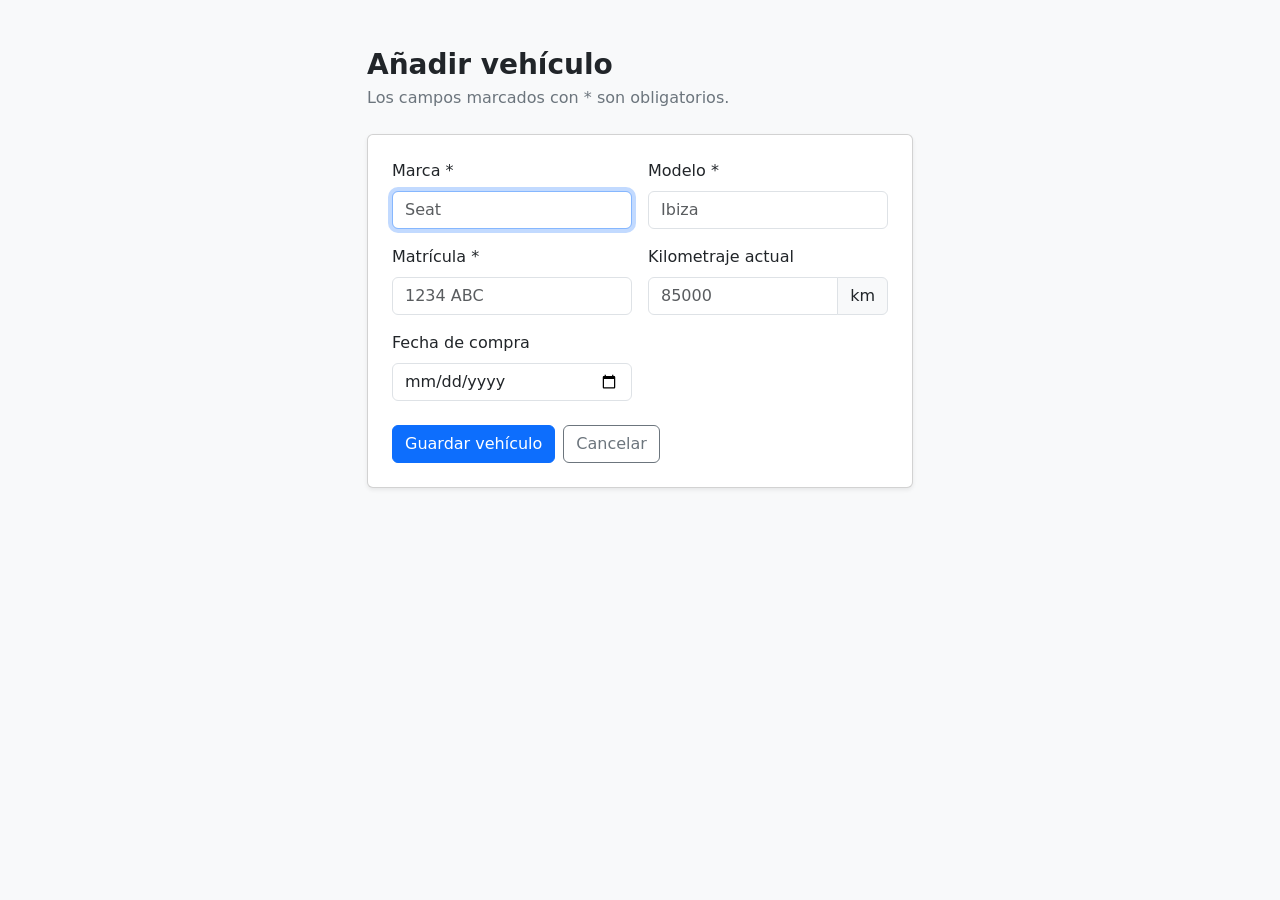
<file: src/main/resources/templates/vehiculos/formulario.html>
<!DOCTYPE html>
<html lang="es" xmlns:th="http://www.thymeleaf.org">
<head>
    <meta charset="UTF-8">
    <meta name="viewport" content="width=device-width, initial-scale=1">
    <title>Añadir vehículo</title>
    <link href="https://cdn.jsdelivr.net/npm/bootstrap@5.3.3/dist/css/bootstrap.min.css" rel="stylesheet">
</head>
<body class="bg-body-tertiary">

<nav th:replace="~{fragments/header :: header('nuevo')}"></nav>

<main class="container py-5">
    <div class="row justify-content-center">
        <div class="col-lg-7 col-xl-6">

            <h1 class="h3 fw-bold mb-1">Añadir vehículo</h1>
            <p class="text-secondary mb-4">Los campos marcados con * son obligatorios.</p>

            <div class="card shadow-sm">
                <div class="card-body p-4">

                    <form th:action="@{/vehiculos}" th:object="${vehiculo}" method="post" novalidate>

                        <!-- Necesario cuando reutilicemos este formulario para editar -->
                        <input type="hidden" th:field="*{id}">

                        <div class="row g-3">

                            <div class="col-md-6">
                                <label for="marca" class="form-label">Marca *</label>
                                <input type="text" class="form-control" id="marca" th:field="*{marca}"
                                       th:classappend="${#fields.hasErrors('marca')} ? 'is-invalid'"
                                       placeholder="Seat" autofocus>
                                <div class="invalid-feedback" th:if="${#fields.hasErrors('marca')}"
                                     th:errors="*{marca}"></div>
                            </div>

                            <div class="col-md-6">
                                <label for="modelo" class="form-label">Modelo *</label>
                                <input type="text" class="form-control" id="modelo" th:field="*{modelo}"
                                       th:classappend="${#fields.hasErrors('modelo')} ? 'is-invalid'"
                                       placeholder="Ibiza">
                                <div class="invalid-feedback" th:if="${#fields.hasErrors('modelo')}"
                                     th:errors="*{modelo}"></div>
                            </div>

                            <div class="col-md-6">
                                <label for="matricula" class="form-label">Matrícula *</label>
                                <input type="text" class="form-control" id="matricula" th:field="*{matricula}"
                                       th:classappend="${#fields.hasErrors('matricula')} ? 'is-invalid'"
                                       placeholder="1234 ABC">
                                <div class="invalid-feedback" th:if="${#fields.hasErrors('matricula')}"
                                     th:errors="*{matricula}"></div>
                            </div>

                            <div class="col-md-6">
                                <label for="kilometrajeActual" class="form-label">Kilometraje actual</label>
                                <div class="input-group has-validation">
                                    <input type="number" min="0" class="form-control" id="kilometrajeActual"
                                           th:field="*{kilometrajeActual}"
                                           th:classappend="${#fields.hasErrors('kilometrajeActual')} ? 'is-invalid'"
                                           placeholder="85000">
                                    <span class="input-group-text">km</span>
                                    <div class="invalid-feedback" th:if="${#fields.hasErrors('kilometrajeActual')}"
                                         th:errors="*{kilometrajeActual}"></div>
                                </div>
                            </div>

                            <div class="col-md-6">
                                <label for="fechaCompra" class="form-label">Fecha de compra</label>
                                <input type="date" class="form-control" id="fechaCompra" th:field="*{fechaCompra}"
                                       th:classappend="${#fields.hasErrors('fechaCompra')} ? 'is-invalid'">
                                <div class="invalid-feedback" th:if="${#fields.hasErrors('fechaCompra')}"
                                     th:errors="*{fechaCompra}"></div>
                            </div>

                        </div>

                        <div class="d-flex gap-2 mt-4">
                            <button type="submit" class="btn btn-primary">Guardar vehículo</button>
                            <a class="btn btn-outline-secondary" th:href="@{/vehiculos}">Cancelar</a>
                        </div>

                    </form>
                </div>
            </div>

        </div>
    </div>
</main>

<script src="https://cdn.jsdelivr.net/npm/bootstrap@5.3.3/dist/js/bootstrap.bundle.min.js"></script>
</body>
</html>
</file>
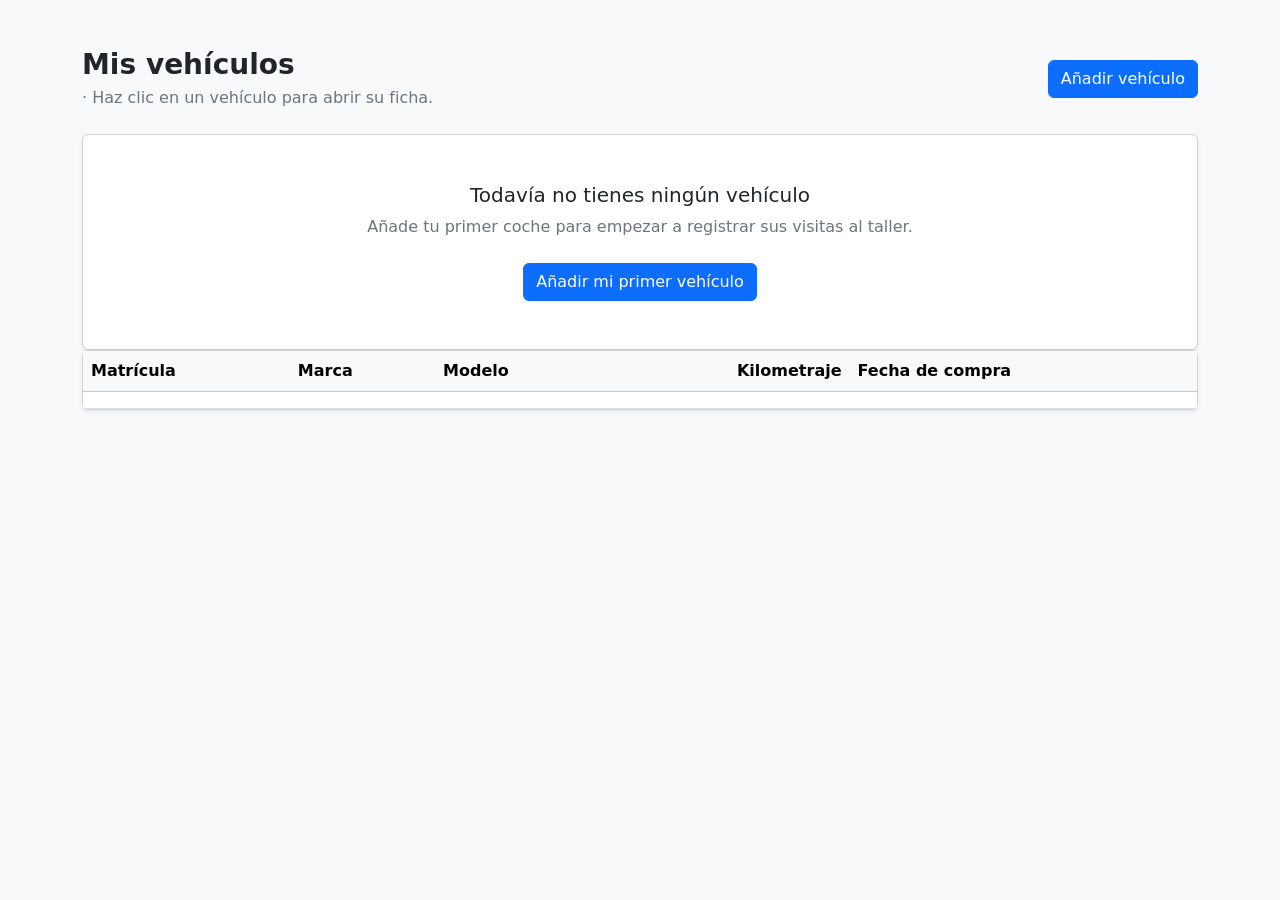
<file: src/main/resources/templates/vehiculos/lista.html>
<!DOCTYPE html>
<html lang="es" xmlns:th="http://www.thymeleaf.org">
<head>
    <meta charset="UTF-8">
    <meta name="viewport" content="width=device-width, initial-scale=1">
    <title>Mis vehículos</title>
    <link href="https://cdn.jsdelivr.net/npm/bootstrap@5.3.3/dist/css/bootstrap.min.css" rel="stylesheet">
    <style>
        .fila-clic { cursor: pointer; }
    </style>
</head>
<body class="bg-body-tertiary">

<nav th:replace="~{fragments/header :: header('vehiculos')}"></nav>

<main class="container py-5">

    <div class="d-flex flex-wrap justify-content-between align-items-center gap-2 mb-4">
        <div>
            <h1 class="h3 fw-bold mb-1">Mis vehículos</h1>
            <p class="text-secondary mb-0" th:unless="${#lists.isEmpty(vehiculos)}">
                <span th:text="${#lists.size(vehiculos)} == 1 ? '1 vehículo registrado' : ${#lists.size(vehiculos)} + ' vehículos registrados'"></span>
                · Haz clic en un vehículo para abrir su ficha.
            </p>
        </div>
        <a class="btn btn-primary" th:href="@{/vehiculos/nuevo}">Añadir vehículo</a>
    </div>

    <!-- Sin vehículos -->
    <div class="card shadow-sm" th:if="${#lists.isEmpty(vehiculos)}">
        <div class="card-body text-center py-5">
            <h2 class="h5">Todavía no tienes ningún vehículo</h2>
            <p class="text-secondary mb-4">
                Añade tu primer coche para empezar a registrar sus visitas al taller.
            </p>
            <a class="btn btn-primary" th:href="@{/vehiculos/nuevo}">Añadir mi primer vehículo</a>
        </div>
    </div>

    <!-- Listado -->
    <div class="card shadow-sm" th:unless="${#lists.isEmpty(vehiculos)}">
        <div class="table-responsive">
            <table class="table table-hover align-middle mb-0">
                <thead class="table-light">
                <tr>
                    <th scope="col">Matrícula</th>
                    <th scope="col">Marca</th>
                    <th scope="col">Modelo</th>
                    <th scope="col" class="text-end">Kilometraje</th>
                    <th scope="col">Fecha de compra</th>
                </tr>
                </thead>
                <tbody>
                <tr th:each="v : ${vehiculos}" class="fila-clic"
                    th:data-href="@{/vehiculos/{id}(id=${v.id})}">
                    <td class="fw-semibold">
                        <!-- Enlace real: permite abrir en otra pestaña, usar el teclado y lectores de pantalla -->
                        <a class="text-reset text-decoration-none" th:href="@{/vehiculos/{id}(id=${v.id})}"
                           th:text="${v.matricula}"></a>
                    </td>
                    <td th:text="${v.marca}"></td>
                    <td th:text="${v.modelo}"></td>
                    <td class="text-end"
                        th:text="${v.kilometrajeActual != null} ? ${#numbers.formatInteger(v.kilometrajeActual, 1, 'POINT')} + ' km' : '—'"></td>
                    <td th:text="${v.fechaCompra != null} ? ${#temporals.format(v.fechaCompra, 'dd/MM/yyyy')} : '—'"></td>
                </tr>
                </tbody>
            </table>
        </div>
    </div>

</main>

<script src="https://cdn.jsdelivr.net/npm/bootstrap@5.3.3/dist/js/bootstrap.bundle.min.js"></script>
<script>
    // Clic en cualquier parte de la fila: abre la ficha (Ctrl/Cmd + clic, en otra pestaña)
    document.querySelectorAll('tr[data-href]').forEach(function (fila) {
        fila.addEventListener('click', function (e) {
            if (e.target.closest('a')) { return; }   // el enlace de la matrícula ya navega solo
            var destino = fila.dataset.href;
            if (e.ctrlKey || e.metaKey) {
                window.open(destino, '_blank');
            } else {
                window.location.href = destino;
            }
        });
    });
</script>
</body>
</html>
</file>
